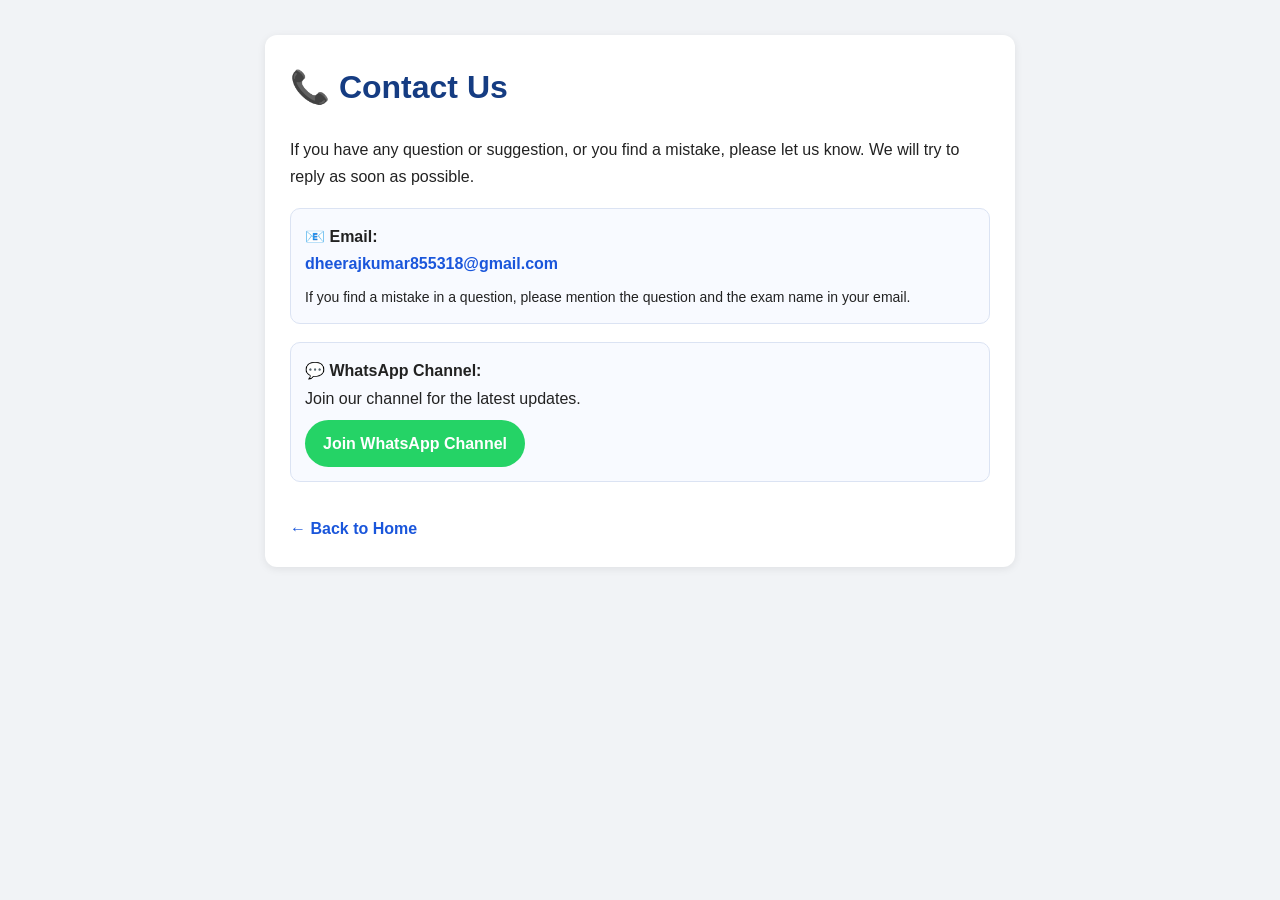
<file: contact.html>
<!DOCTYPE html>
<html lang="en">
<head>
    <meta charset="UTF-8">
    <meta name="viewport" content="width=device-width, initial-scale=1.0">
    <title>Contact Us – Exam Mantra MCQ</title>
    <meta name="description" content="Contact Exam Mantra MCQ for questions, suggestions or to report a mistake.">
    <link rel="icon" type="image/png" href="favicon.png">

    <style>
        body{
            margin:0;
            padding:15px;
            background:#f1f3f6;
            font-family:Arial, sans-serif;
            color:#222;
        }
        .page-box{
            max-width:700px;
            margin:20px auto;
            padding:25px;
            background:#fff;
            border-radius:12px;
            box-shadow:0 2px 8px rgba(0,0,0,.08);
            line-height:1.7;
        }
        h1{
            color:#153c82;
            margin-top:0;
        }
        .contact-item{
            margin:18px 0;
            padding:14px;
            border:1px solid #dbe3f3;
            border-radius:10px;
            background:#f8faff;
        }
        .contact-item a{
            color:#1a56db;
            font-weight:700;
            text-decoration:none;
            word-break:break-all;
        }
        .wa-btn{
            display:inline-block;
            margin-top:8px;
            background:#25d366;
            color:#fff !important;
            padding:10px 18px;
            border-radius:25px;
            font-weight:700;
            text-decoration:none;
        }
        .back-link{
            display:inline-block;
            margin-top:15px;
            color:#1a56db;
            text-decoration:none;
            font-weight:700;
        }
    </style>
</head>
<body>

<div class="page-box">

    <h1>📞 Contact Us</h1>

    <p>
        If you have any question or suggestion, or you find a mistake, please let us know.
        We will try to reply as soon as possible.
    </p>

    <div class="contact-item">
        📧 <b>Email:</b><br>
        <a href="mailto:dheerajkumar855318@gmail.com">dheerajkumar855318@gmail.com</a>
        <p style="margin:8px 0 0;font-size:14px;">
            If you find a mistake in a question, please mention the question and the exam name in your email.
        </p>
    </div>

    <div class="contact-item">
        💬 <b>WhatsApp Channel:</b><br>
        Join our channel for the latest updates.<br>
        <a class="wa-btn" href="https://whatsapp.com/channel/0029VbE6xBH3WHTOrIS2uR21" target="_blank" rel="noopener">Join WhatsApp Channel</a>
    </div>

    <a class="back-link" href="index.html">← Back to Home</a>

</div>

</body>
</html>
</file>
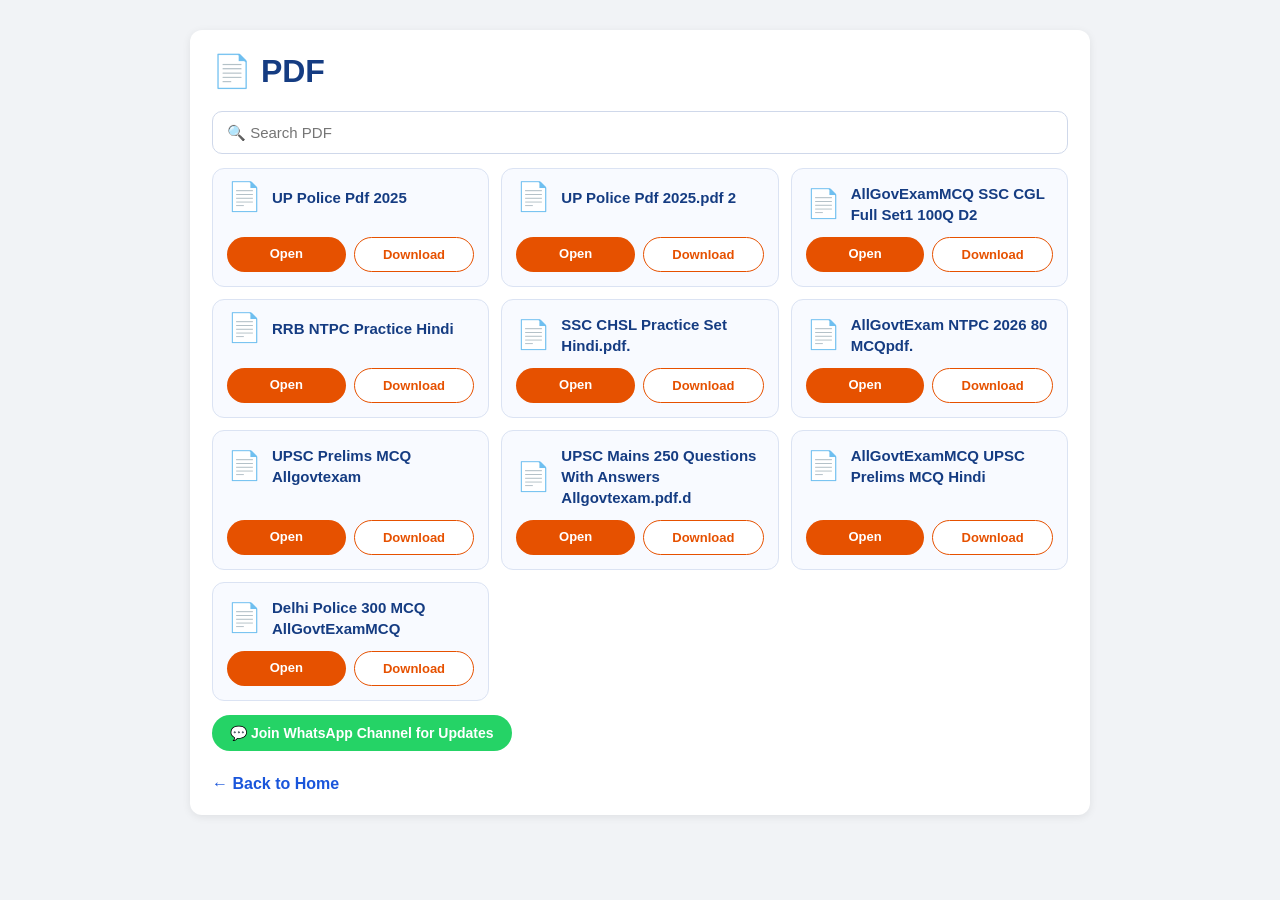
<file: papers.html>
<!DOCTYPE html>
<html lang="en">
<head>
<meta charset="UTF-8">
<meta name="viewport" content="width=device-width, initial-scale=1.0">
<title>PDF – Exam Mantra MCQ</title>
<meta name="description" content="Open or download PDF notes and study material for government exams.">
<link rel="icon" type="image/png" href="favicon.png">

<style>
    *{box-sizing:border-box}
    body{margin:0;padding:15px;background:#f1f3f6;font-family:Arial,sans-serif;color:#222}
    .page-box{max-width:900px;margin:15px auto;padding:22px;background:#fff;border-radius:12px;box-shadow:0 2px 8px rgba(0,0,0,.08)}
    h1{color:#153c82;margin-top:0}

    .search{width:100%;padding:12px 14px;font-size:15px;border:1px solid #cfd8ea;border-radius:10px;outline:none;margin-bottom:14px}
    .search:focus{border-color:#153c82}

    .grid{display:grid;grid-template-columns:repeat(auto-fill,minmax(250px,1fr));gap:12px}
    .card{display:flex;flex-direction:column;justify-content:space-between;gap:12px;padding:14px;border:1px solid #dbe3f3;border-radius:12px;background:#f8faff}
    .card .top{display:flex;gap:10px;align-items:center}
    .card .icon{font-size:28px;line-height:1}
    .card .title{font-weight:700;color:#153c82;font-size:15px;line-height:1.4}
    .card .btns{display:flex;gap:8px}
    .card .btns a{flex:1;text-align:center;padding:9px 10px;border-radius:20px;text-decoration:none;font-size:13px;font-weight:700}
    .btn-open{background:#e65100;color:#fff}
    .btn-dl{background:#fff;color:#e65100;border:1px solid #e65100}

    .empty{text-align:center;color:#777;padding:30px 10px}
    .back-link{display:inline-block;margin-top:24px;color:#1a56db;text-decoration:none;font-weight:700}
    .wa-btn{display:inline-block;margin-top:14px;background:#25d366;color:#fff;padding:10px 18px;border-radius:25px;text-decoration:none;font-weight:700;font-size:14px}
</style>
</head>
<body>

<div class="page-box">

    <h1>📄 PDF</h1>

    <input id="search" class="search" type="search" placeholder="🔍 Search PDF">
    <div id="grid" class="grid"></div>

    <a class="wa-btn" href="https://whatsapp.com/channel/0029VbE6xBH3WHTOrIS2uR21" target="_blank" rel="noopener">💬 Join WhatsApp Channel for Updates</a>
    <br>
    <a class="back-link" href="index.html">← Back to Home</a>
</div>

<script>
/* =====================================================
   NAYI PDF ADD KARNE KA TARIKA:
   1. PDF ko "question-papers" folder mein rakho
   2. Neeche list mein uska file name likho (folder mein jo naam hai bilkul wahi)
   Koi bhi naam chalega (space, Hindi, capital). Apna title chahiye to:
      ["mera file.pdf", "Mera Title"],
   ===================================================== */

const FOLDER = "question-papers/";

const FILES = [
    "up-police-pdf-2025.pdf",
    "up-police-pdf-2025.pdf-2.pdf",
    "AllGovExamMCQ_SSC-CGL_Full_Set1_100Q--d2.pdf",
    "rrb-ntpc-practice-hindi.pdf.pdf",
    "ssc-chsl-practice-set-hindi.pdf..pdf",
    "AllGovtExam_NTPC_2026_80_MCQpdf..pdf",
    "UPSC_Prelims_MCQ_Allgovtexam.pdf",
    "UPSC_Mains_250_Questions_with_Answers_Allgovtexam.pdf.d-.pdf",
    "AllGovtExamMCQ_UPSC_Prelims_MCQ_Hindi.pdf",
    "Delhi_Police_300_MCQ_AllGovtExamMCQ.pdf"
   
    
    
    // "maths-notes-hindi.pdf",
    // ["SSC Notes 1.pdf", "SSC Maths Notes"],
];

/* ---------------- yahan se neeche kuch change nahi karna ---------------- */

function makeItem(entry){
    // entry: "naam.pdf"  ya  ["naam.pdf", "Apna Title"]
    let file = Array.isArray(entry) ? entry[0] : entry;
    let custom = Array.isArray(entry) ? entry[1] : "";
    file = file.trim();
    if(!/\.pdf$/i.test(file)) file += ".pdf";      // .pdf nahi likha to apne aap lag jayega
    const base = file.replace(/\.pdf(\.pdf)?$/i, "");
    const auto = base.split(/[-_ ]+/).map(w =>
        /^(ssc|cgl|chsl|mts|rrb|ibps|sbi|po|up|gk|ntpc|rbi)$/i.test(w) ? w.toUpperCase()
        : w.charAt(0).toUpperCase() + w.slice(1)
    ).join(" ");
    return { title: custom || auto, url: FOLDER + encodeURIComponent(file) };
}

const items = FILES.map(makeItem);
const grid = document.getElementById("grid");
const search = document.getElementById("search");

function render(){
    const q = search.value.trim().toLowerCase();
    const list = items.filter(i => !q || i.title.toLowerCase().includes(q));
    if(!list.length){
        grid.innerHTML = '<div class="empty">Koi PDF nahi mili 😕</div>';
        return;
    }
    grid.innerHTML = list.map(i => `
        <div class="card">
            <div class="top">
                <div class="icon">📄</div>
                <div class="title">${i.title}</div>
            </div>
            <div class="btns">
                <a class="btn-open" href="${i.url}" target="_blank" rel="noopener">Open</a>
                <a class="btn-dl" href="${i.url}" download>Download</a>
            </div>
        </div>`).join("");
}

search.addEventListener("input", render);
render();
</script>

</body>
</html>
</file>
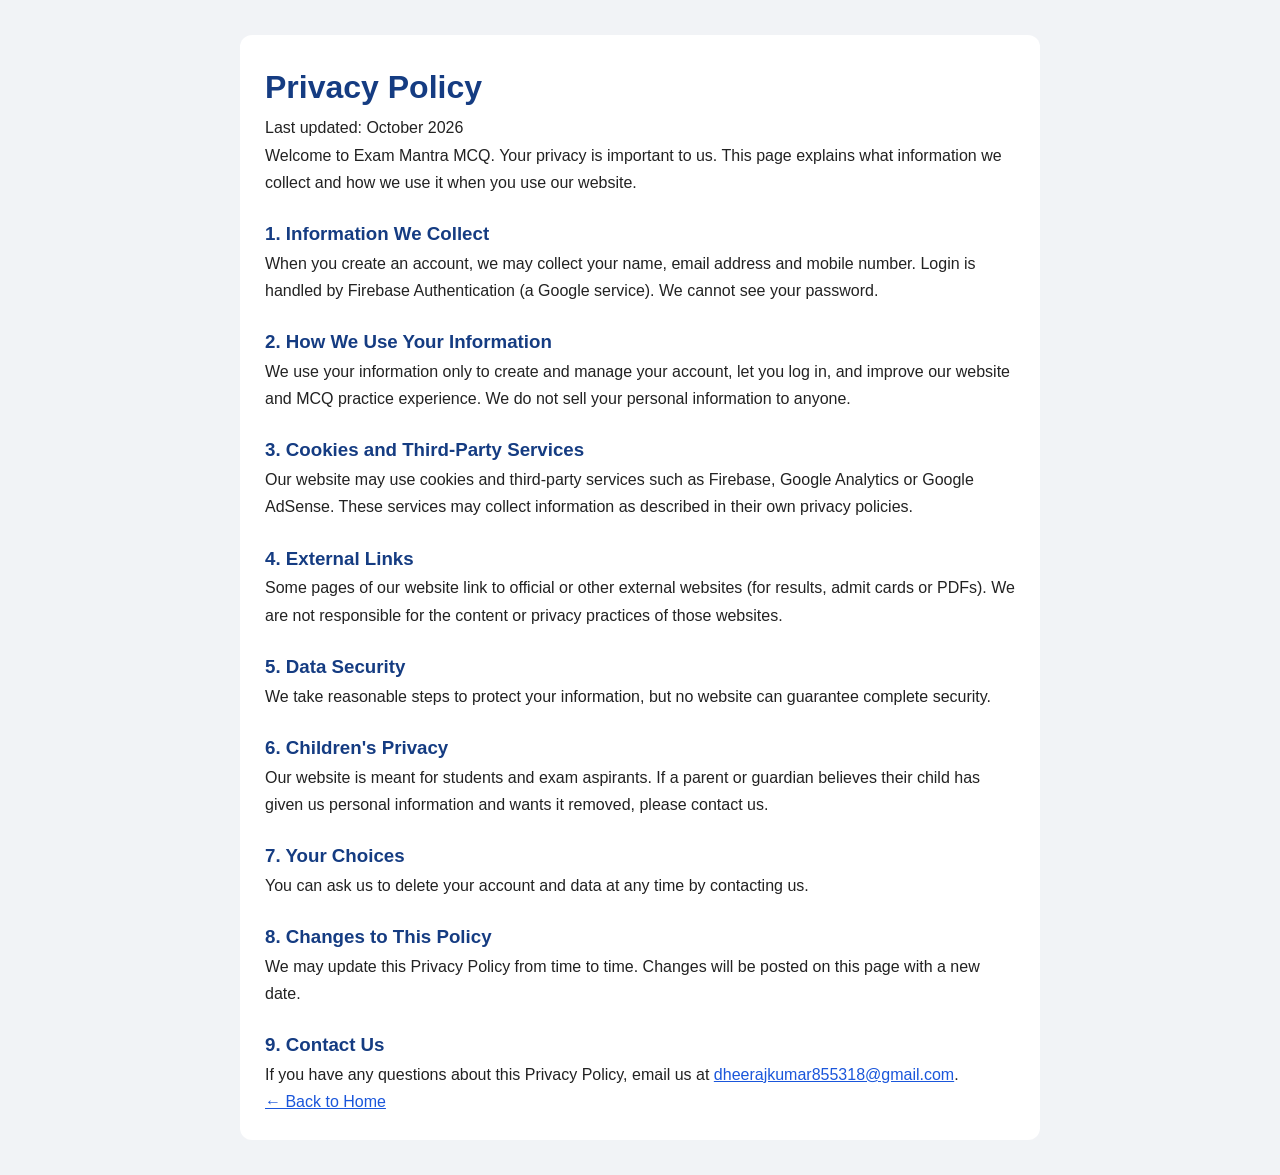
<file: privacy.html>
<!DOCTYPE html>
<html lang="en">
<head>
    <meta charset="UTF-8">
    <meta name="viewport" content="width=device-width, initial-scale=1.0">
    <title>Privacy Policy – Exam Mantra MCQ</title>
    <link rel="stylesheet" href="style.css">
    <style>
        body{background:#f1f3f6;font-family:Arial,sans-serif;margin:0;padding:15px}
        .page-box{max-width:800px;margin:20px auto;padding:25px;background:#fff;border-radius:12px;line-height:1.7;color:#222}
        .page-box h1{color:#153c82}
        .page-box h3{color:#153c82;margin-top:22px}
        .page-box a{color:#1a56db}
    </style>
</head>
<body>

<div class="page-box">

    <h1>Privacy Policy</h1>
    <p>Last updated: October 2026</p>

    <p>
        Welcome to Exam Mantra MCQ. Your privacy is important to us.
        This page explains what information we collect and how we use it
        when you use our website.
    </p>

    <h3>1. Information We Collect</h3>
    <p>
        When you create an account, we may collect your name, email address
        and mobile number. Login is handled by Firebase Authentication
        (a Google service). We cannot see your password.
    </p>

    <h3>2. How We Use Your Information</h3>
    <p>
        We use your information only to create and manage your account,
        let you log in, and improve our website and MCQ practice experience.
        We do not sell your personal information to anyone.
    </p>

    <h3>3. Cookies and Third-Party Services</h3>
    <p>
        Our website may use cookies and third-party services such as
        Firebase, Google Analytics or Google AdSense. These services may
        collect information as described in their own privacy policies.
    </p>

    <h3>4. External Links</h3>
    <p>
        Some pages of our website link to official or other external websites
        (for results, admit cards or PDFs). We are not responsible for the
        content or privacy practices of those websites.
    </p>

    <h3>5. Data Security</h3>
    <p>
        We take reasonable steps to protect your information, but no website
        can guarantee complete security.
    </p>

    <h3>6. Children's Privacy</h3>
    <p>
        Our website is meant for students and exam aspirants. If a parent or
        guardian believes their child has given us personal information and
        wants it removed, please contact us.
    </p>

    <h3>7. Your Choices</h3>
    <p>
        You can ask us to delete your account and data at any time by
        contacting us.
    </p>

    <h3>8. Changes to This Policy</h3>
    <p>
        We may update this Privacy Policy from time to time. Changes will be
        posted on this page with a new date.
    </p>

    <h3>9. Contact Us</h3>
    <p>
        If you have any questions about this Privacy Policy, email us at
        <a href="mailto:YOUR_EMAIL">dheerajkumar855318@gmail.com</a>.
    </p>

    <p><a href="index.html">← Back to Home</a></p>

</div>

</body>
</html>
</file>
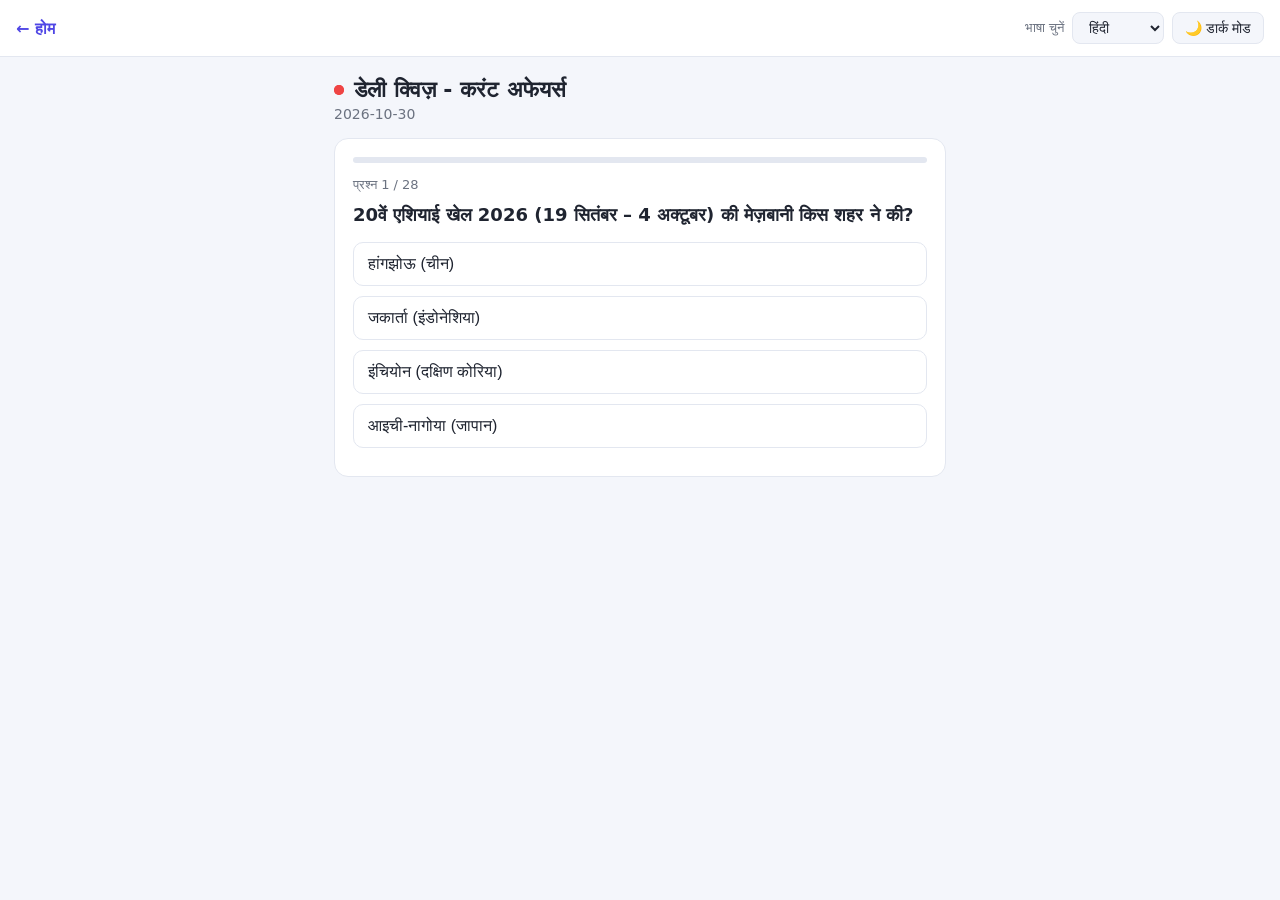
<file: quiz.html>
<!DOCTYPE html>
<html lang="hi">
<head>
<meta charset="UTF-8">
<meta name="viewport" content="width=device-width, initial-scale=1">
<title>Daily Quiz - Current Affairs | AllGovtExamMCQ</title>
<style>
  :root {
    --bg: #f4f6fb; --card: #ffffff; --text: #1f2430; --muted: #6b7280;
    --primary: #4f46e5; --border: #e3e7f0; --ok: #16a34a; --bad: #dc2626;
    --ok-bg: #dcfce7; --bad-bg: #fee2e2;
  }
  [data-theme="dark"] {
    --bg: #0f1220; --card: #181c2f; --text: #e8eaf3; --muted: #9aa3b8;
    --primary: #818cf8; --border: #2a3050; --ok: #4ade80; --bad: #f87171;
    --ok-bg: #12351f; --bad-bg: #3b1616;
  }
  * { box-sizing: border-box; }
  body { margin: 0; font-family: system-ui, -apple-system, "Segoe UI", Roboto, sans-serif;
         background: var(--bg); color: var(--text); min-height: 100vh; }
  header { flex-wrap: wrap; display: flex; align-items: center; justify-content: space-between; gap: 8px;
           padding: 12px 16px; background: var(--card); border-bottom: 1px solid var(--border);
           position: sticky; top: 0; z-index: 5; }
  header a { color: var(--primary); text-decoration: none; font-weight: 600; }
  .tools { display: flex; gap: 8px; }
  .lbl { align-self: center; font-size: 13px; color: var(--muted); }
  .tools { flex-wrap: wrap; }
  .tools select, .tools button { border: 1px solid var(--border); background: var(--bg); color: var(--text);
                  padding: 6px 12px; border-radius: 8px; cursor: pointer; font-size: 14px; }
  main { max-width: 640px; margin: 20px auto; padding: 0 14px 40px; }
  h1 { font-size: 22px; margin: 0 0 4px; display: flex; align-items: center; gap: 10px; }
  .live { width: 10px; height: 10px; border-radius: 50%; background: #ef4444; position: relative; }
  .live::after { content: ""; position: absolute; inset: 0; border-radius: 50%; background: #ef4444;
                 animation: pulse 1.4s ease-out infinite; }
  @keyframes pulse { 0% { transform: scale(1); opacity: .7; } 100% { transform: scale(3); opacity: 0; } }
  .date { color: var(--muted); font-size: 14px; margin-bottom: 16px; }
  .card { background: var(--card); border: 1px solid var(--border); border-radius: 14px; padding: 18px; }
  .bar { height: 6px; background: var(--border); border-radius: 99px; overflow: hidden; margin-bottom: 14px; }
  .bar i { display: block; height: 100%; width: 0; background: var(--primary); transition: width .3s; }
  .count { color: var(--muted); font-size: 13px; margin-bottom: 8px; }
  .q { font-size: 18px; line-height: 1.5; font-weight: 600; margin-bottom: 14px; }
  .opt { display: block; width: 100%; text-align: left; padding: 12px 14px; margin-bottom: 10px;
         background: var(--card); color: var(--text); border: 1.5px solid var(--border);
         border-radius: 10px; font-size: 16px; cursor: pointer; }
  .opt:hover:not(:disabled) { border-color: var(--primary); }
  .opt.correct { border-color: var(--ok); background: var(--ok-bg); }
  .opt.wrong { border-color: var(--bad); background: var(--bad-bg); }
  .opt:disabled { cursor: default; }
  .explain { margin-top: 6px; padding: 10px 12px; border-radius: 10px; background: var(--bg);
             color: var(--muted); font-size: 14px; line-height: 1.5; }
  .primary { margin-top: 14px; width: 100%; padding: 12px; border: 0; border-radius: 10px;
             background: var(--primary); color: #fff; font-size: 16px; font-weight: 600; cursor: pointer; }
  .primary[hidden] { display: none; }
  .score { font-size: 44px; font-weight: 700; text-align: center; margin: 8px 0; color: var(--primary); }
  .center { text-align: center; }
  .msg { text-align: center; color: var(--muted); padding: 30px 10px; }
</style>
</head>
<body>

<header>
  <a href="index.html" id="back">← Home</a>
  <div class="tools">
    <label for="langSel" id="langLabel" class="lbl">Select Language</label>
    <select id="langSel">
      <option value="hi">हिंदी</option>
      <option value="en">English</option>
    </select>
    <button id="themeBtn" type="button"></button>
  </div>
</header>

<main>
  <h1><span class="live"></span><span id="title">Daily Quiz</span></h1>
  <div class="date" id="dateText"></div>
  <div class="card" id="box"><div class="msg" id="loading">Loading...</div></div>
</main>

<script>
/* ---------- Common settings (same keys can be reused on index.html) ---------- */
var UI = {
  hi: { title: "डेली क्विज़", sub: "करंट अफेयर्स", back: "← होम", selLang: "भाषा चुनें", dark: "🌙 डार्क मोड", light: "☀️ लाइट मोड", next: "अगला प्रश्न", finish: "रिजल्ट देखें",
        q: "प्रश्न", score: "आपका स्कोर", again: "फिर से खेलें", loading: "लोड हो रहा है...",
        err: "आज का क्विज़ अभी उपलब्ध नहीं है। थोड़ी देर बाद आएं।", right: "सही!", wrong: "गलत!",
        ans: "सही उत्तर", great: "शानदार!", good: "अच्छा प्रयास!", more: "और मेहनत करें!" },
  en: { title: "Daily Quiz", sub: "Current Affairs", back: "← Home", selLang: "Select Language", dark: "🌙 Dark Mode", light: "☀️ Light Mode", next: "Next Question", finish: "See Result",
        q: "Question", score: "Your Score", again: "Play Again", loading: "Loading...",
        err: "Today's quiz is not available yet. Please check back later.", right: "Correct!", wrong: "Wrong!",
        ans: "Correct answer", great: "Excellent!", good: "Good effort!", more: "Keep practising!" }
};

function load(key, fallback) { try { return localStorage.getItem(key) || fallback; } catch (e) { return fallback; } }
function save(key, val) { try { localStorage.setItem(key, val); } catch (e) {} }

var lang  = load("lang", "hi");
var theme = load("theme", window.matchMedia && matchMedia("(prefers-color-scheme: dark)").matches ? "dark" : "light");

/* ---------- Quiz state ---------- */
var questions = [], idx = 0, score = 0, picked = null, finished = false, quizDate = "";
var box = document.getElementById("box");

function t(k) { return UI[lang][k]; }
function pad(n) { return String(n).padStart(2, "0"); }
function todayKey() { var d = new Date(); return d.getFullYear() + "-" + pad(d.getMonth() + 1) + "-" + pad(d.getDate()); }

function applyTheme() {
  document.documentElement.setAttribute("data-theme", theme);
  document.getElementById("themeBtn").textContent = theme === "dark" ? t("light") : t("dark");
}
function applyLang() {
  document.documentElement.lang = lang;
  document.getElementById("langSel").value = lang;
  document.getElementById("langLabel").textContent = t("selLang");
  document.getElementById("themeBtn").textContent = theme === "dark" ? t("light") : t("dark");
  document.getElementById("title").textContent = t("title") + " - " + t("sub");
  document.getElementById("back").textContent = t("back");
  document.getElementById("dateText").textContent = quizDate;
  if (questions.length) render();
}

document.getElementById("themeBtn").onclick = function () {
  theme = theme === "dark" ? "light" : "dark"; save("theme", theme); applyTheme();
};
document.getElementById("langSel").onchange = function () {
  lang = this.value; save("lang", lang); applyLang();
};

/* ---------- Render ---------- */
function render() {
  if (finished) return renderResult();
  var q = questions[idx];
  var opts = q.options[lang];
  var html = '<div class="bar"><i style="width:' + (idx / questions.length * 100) + '%"></i></div>' +
             '<div class="count">' + t("q") + " " + (idx + 1) + " / " + questions.length + "</div>" +
             '<div class="q">' + q.q[lang] + "</div>";
  opts.forEach(function (o, i) {
    var cls = "opt";
    if (picked !== null) {
      if (i === q.answer) cls += " correct";
      else if (i === picked) cls += " wrong";
    }
    html += '<button class="' + cls + '" data-i="' + i + '"' + (picked !== null ? " disabled" : "") + ">" + o + "</button>";
  });
  if (picked !== null) {
    var ok = picked === q.answer;
    html += '<div class="explain"><b>' + (ok ? t("right") : t("wrong") + " " + t("ans") + ": " + opts[q.answer]) + "</b>" +
            (q.explain ? "<br>" + q.explain[lang] : "") + "</div>" +
            '<button class="primary" id="nextBtn">' + (idx === questions.length - 1 ? t("finish") : t("next")) + "</button>";
  }
  box.innerHTML = html;
  box.querySelectorAll(".opt").forEach(function (b) {
    b.onclick = function () {
      if (picked !== null) return;
      picked = +b.dataset.i;
      if (picked === questions[idx].answer) score++;
      render();
    };
  });
  var nb = document.getElementById("nextBtn");
  if (nb) nb.onclick = function () {
    picked = null;
    if (idx === questions.length - 1) finished = true; else idx++;
    render();
  };
}

function renderResult() {
  var p = score / questions.length;
  var msg = p >= 0.8 ? t("great") : p >= 0.5 ? t("good") : t("more");
  box.innerHTML = '<div class="center"><div class="count">' + t("score") + "</div>" +
    '<div class="score">' + score + " / " + questions.length + "</div>" +
    '<div class="q">' + msg + "</div>" +
    '<button class="primary" id="again">' + t("again") + "</button></div>";
  document.getElementById("again").onclick = function () {
    idx = 0; score = 0; picked = null; finished = false; render();
  };
}

/* ---------- Load today's questions ---------- */
function pickDay(data) {
  var today = todayKey();
  if (data[today]) return today;
  // aaj ki date nahi mili to sabse nayi purani date dikha do
  var keys = Object.keys(data).sort().filter(function (k) { return k <= today; });
  return keys.length ? keys[keys.length - 1] : null;
}

applyTheme();
fetch("daily-quiz.json?v=" + todayKey())
  .then(function (r) { return r.json(); })
  .then(function (data) {
    var key = pickDay(data);
    if (!key) throw new Error("no quiz");
    quizDate = key;
    questions = data[key];
    applyLang();
  })
  .catch(function () {
    document.getElementById("title").textContent = t("title") + " - " + t("sub");
    box.innerHTML = '<div class="msg">' + t("err") + "</div>";
  });
applyLang();
</script>
</body>
</html>
</file>
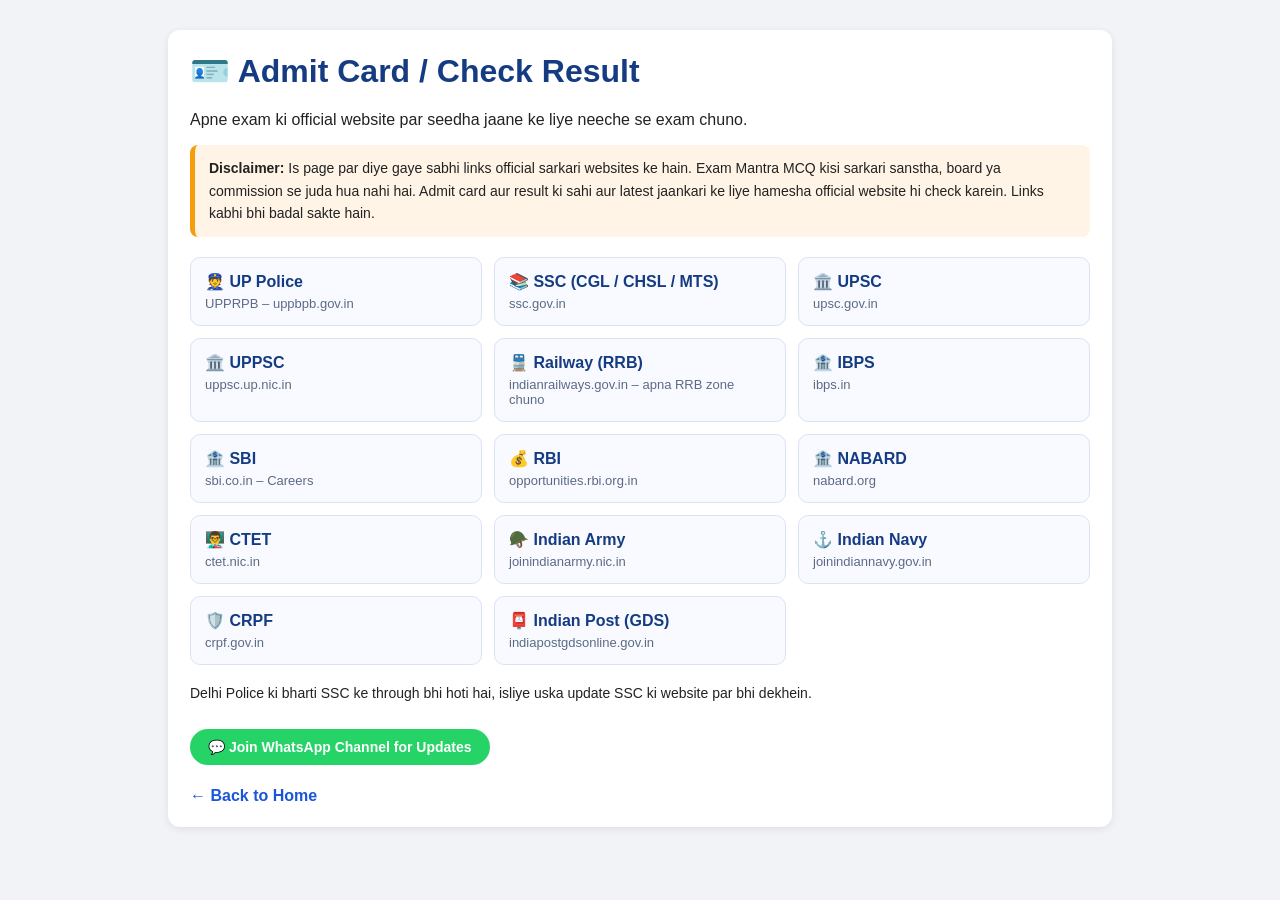
<file: results.html>
<!DOCTYPE html>
<html lang="en">
<head>
    <meta charset="UTF-8">
    <meta name="viewport" content="width=device-width, initial-scale=1.0">
    <title>Admit Card / Check Result – Exam Mantra MCQ</title>
    <meta name="description" content="Official links for admit card and result of government exams like UP Police, SSC, UPSC, Railway, IBPS, SBI and more.">
    <link rel="icon" type="image/png" href="favicon.png">

    <style>
        body{
            margin:0;
            padding:15px;
            background:#f1f3f6;
            font-family:Arial, sans-serif;
            color:#222;
        }
        .page-box{
            max-width:900px;
            margin:15px auto;
            padding:22px;
            background:#fff;
            border-radius:12px;
            box-shadow:0 2px 8px rgba(0,0,0,.08);
        }
        h1{
            color:#153c82;
            margin-top:0;
        }
        .disclaimer{
            background:#fff4e5;
            border-left:5px solid #f59e0b;
            padding:12px 14px;
            border-radius:8px;
            font-size:14px;
            line-height:1.6;
            margin:15px 0 20px;
        }
        .link-grid{
            display:grid;
            grid-template-columns:repeat(auto-fill, minmax(240px, 1fr));
            gap:12px;
        }
        .link-card{
            display:block;
            padding:14px;
            border:1px solid #dbe3f3;
            border-radius:10px;
            background:#f8faff;
            text-decoration:none;
            color:#153c82;
            font-weight:700;
        }
        .link-card small{
            display:block;
            margin-top:5px;
            color:#5b6b85;
            font-weight:400;
            font-size:13px;
        }
        .link-card:hover{
            background:#eaf1ff;
        }
        .back-link{
            display:inline-block;
            margin-top:22px;
            color:#1a56db;
            text-decoration:none;
            font-weight:700;
        }
        .wa-btn{
            display:inline-block;
            margin-top:14px;
            background:#25d366;
            color:#fff;
            padding:10px 18px;
            border-radius:25px;
            text-decoration:none;
            font-weight:700;
            font-size:14px;
        }
    </style>
</head>
<body>

<div class="page-box">

    <h1>🪪 Admit Card / Check Result</h1>
    <p>Apne exam ki official website par seedha jaane ke liye neeche se exam chuno.</p>

    <div class="disclaimer">
        <b>Disclaimer:</b> Is page par diye gaye sabhi links official sarkari websites ke hain.
        Exam Mantra MCQ kisi sarkari sanstha, board ya commission se juda hua nahi hai.
        Admit card aur result ki sahi aur latest jaankari ke liye hamesha official website hi check karein.
        Links kabhi bhi badal sakte hain.
    </div>

    <div class="link-grid">

        <a class="link-card" href="https://uppbpb.gov.in" target="_blank" rel="noopener">
            👮 UP Police
            <small>UPPRPB – uppbpb.gov.in</small>
        </a>

        <a class="link-card" href="https://ssc.gov.in" target="_blank" rel="noopener">
            📚 SSC (CGL / CHSL / MTS)
            <small>ssc.gov.in</small>
        </a>

        <a class="link-card" href="https://upsc.gov.in" target="_blank" rel="noopener">
            🏛️ UPSC
            <small>upsc.gov.in</small>
        </a>

        <a class="link-card" href="https://uppsc.up.nic.in" target="_blank" rel="noopener">
            🏛️ UPPSC
            <small>uppsc.up.nic.in</small>
        </a>

        <a class="link-card" href="https://indianrailways.gov.in" target="_blank" rel="noopener">
            🚆 Railway (RRB)
            <small>indianrailways.gov.in – apna RRB zone chuno</small>
        </a>

        <a class="link-card" href="https://www.ibps.in" target="_blank" rel="noopener">
            🏦 IBPS
            <small>ibps.in</small>
        </a>

        <a class="link-card" href="https://sbi.co.in/web/careers" target="_blank" rel="noopener">
            🏦 SBI
            <small>sbi.co.in – Careers</small>
        </a>

        <a class="link-card" href="https://opportunities.rbi.org.in" target="_blank" rel="noopener">
            💰 RBI
            <small>opportunities.rbi.org.in</small>
        </a>

        <a class="link-card" href="https://www.nabard.org" target="_blank" rel="noopener">
            🏦 NABARD
            <small>nabard.org</small>
        </a>

        <a class="link-card" href="https://ctet.nic.in" target="_blank" rel="noopener">
            👨‍🏫 CTET
            <small>ctet.nic.in</small>
        </a>

        <a class="link-card" href="https://joinindianarmy.nic.in" target="_blank" rel="noopener">
            🪖 Indian Army
            <small>joinindianarmy.nic.in</small>
        </a>

        <a class="link-card" href="https://www.joinindiannavy.gov.in" target="_blank" rel="noopener">
            ⚓ Indian Navy
            <small>joinindiannavy.gov.in</small>
        </a>

        <a class="link-card" href="https://crpf.gov.in" target="_blank" rel="noopener">
            🛡️ CRPF
            <small>crpf.gov.in</small>
        </a>

        <a class="link-card" href="https://indiapostgdsonline.gov.in" target="_blank" rel="noopener">
            📮 Indian Post (GDS)
            <small>indiapostgdsonline.gov.in</small>
        </a>

    </div>

    <p style="margin-top:20px;font-size:14px;">
        Delhi Police ki bharti SSC ke through bhi hoti hai, isliye uska update SSC ki website par bhi dekhein.
    </p>

    <a class="wa-btn" href="https://whatsapp.com/channel/0029VbE6xBH3WHTOrIS2uR21" target="_blank" rel="noopener">💬 Join WhatsApp Channel for Updates</a>

    <br>
    <a class="back-link" href="index.html">← Back to Home</a>

</div>

</body>
</html>
</file>
<file: style.css>
/* =====================================================
   EXAM MANTRA MCQ - COMPLETE STYLE
   ===================================================== */


/* ================= BASIC RESET ================= */


* {
    margin: 0;
    padding: 0;
    box-sizing: border-box;
}


body {


    background-color: rgb(254, 235, 235);
    scroll-behavior: smooth;
}

body {
    font-family: Arial, Helvetica, sans-serif;
    color: #1e2f52;
    line-height: 1.6;
}

.top-banner img {
    width: 100%;
    height: 400px;
    object-fit: fill;
    display: block;
}

.round-pic {
    width: 200px;
    height: 200px;
    border-radius: 50%;
    object-fit: cover;
}

/* Mission Photo Layout */
.mission-section {
    display: flex;
    flex-direction: row;
    align-items: center;
    justify-content: space-between;
    gap: 20px;
    width: 100%;
    padding: 20px 4%;
    box-sizing: border-box;
}

.mission-section .misson-text {
    flex: 1;
    min-width: 0;
    text-align: center;
}
/* ================= HEADER ================= */

.app-header {
    width: 100%;
    min-height: 78px;
    padding: 15px 6%;
    background: rgba(171, 223, 136, 0.96);
    display: flex;
    align-items: center;
    justify-content: space-between;
    gap: 25px;
    position: sticky;
    top: 0;
    z-index: 1000;
    border-bottom: 1px solid #e3eaf5;
    box-shadow: 0 4px 18px rgba(30, 60, 100, 0.08);
}


/* ================= LOGO ================= */

.logo-area {
    display: flex;
    align-items: center;
    gap: 10px;
}

.logo-icon {
    width: 45px;
    height: 45px;
    border-radius: 13px;
    background: linear-gradient(135deg, #1646a0, #2878d8);
    display: flex;
    align-items: center;
    justify-content: center;
    font-size: 23px;
    box-shadow: 0 5px 12px rgba(25, 76, 160, 0.25);
}

.logo-text h1 {
    font-size: 21px;
    color: #15264a;
    line-height: 1.1;
}

.logo-text span {
    color: #f2a900;
    font-size: 11px;
    font-weight: bold;
    letter-spacing: 4px;
}


/* ================= NAVIGATION ================= */

.main-navigation {
    display: flex;
    align-items: center;
    gap: 30px;
}

.main-navigation a {
    text-decoration: none;
    color: #263653;
    font-size: 15px;
    font-weight: 700;
    transition: 0.3s;
}

.main-navigation a:hover {
    color: #1769d1;
}


/* ================= HEADER BUTTONS ================= */

.header-actions {
    display: flex;
    align-items: center;
    gap: 10px;
}

.notification-btn {
    width: 42px;
    height: 42px;
    border: none;
    border-radius: 12px;
    background: #fff4d8;
    font-size: 18px;
    cursor: pointer;
}

.login-button {
    text-decoration: none;
    color: white;
    background: linear-gradient(135deg, #1769d1, #2852a8);
    padding: 10px 18px;
    border-radius: 10px;
    font-size: 14px;
    font-weight: bold;
    box-shadow: 0 5px 12px rgba(23, 105, 209, 0.22);
    transition: 0.3s;
}

.login-button:hover {
    transform: translateY(-2px);
    background: linear-gradient(135deg, #0f55b4, #1f418e);
}


/* ================= HERO ================= */

.hero-section {
    margin: 35px 6% 20px;
    padding: 50px 6%;
    border-radius: 25px;
    background: linear-gradient(135deg, #eaf3ff, #fff7df);
    border: 1px solid #d9e7fa;
    display: flex;
    align-items: center;
    justify-content: space-between;
    gap: 40px;
    box-shadow: 0 10px 30px rgba(45, 80, 130, 0.08);
}

.hero-content {
    max-width: 650px;
}

.hero-badge {
    display: inline-block;
    background: #fff1c7;
    color: #8a5a00;
    padding: 7px 14px;
    border-radius: 30px;
    font-size: 13px;
    font-weight: bold;
    margin-bottom: 15px;
}

.hero-content h2 {
    color: #153c82;
    font-size: 46px;
    margin-bottom: 4px;
}

.hero-content h3 {
    color: #f09b00;
    font-size: 25px;
    font-style: italic;
    margin-bottom: 15px;
}

.hero-description {
    color: #45546e;
    font-size: 16px;
    max-width: 600px;
    margin-bottom: 25px;
}

.primary-button {
    display: inline-block;
    text-decoration: none;
    background: linear-gradient(135deg, #1769d1, #2852a8);
    color: white;
    padding: 13px 23px;
    border-radius: 11px;
    font-weight: bold;
    box-shadow: 0 7px 16px rgba(23, 105, 209, 0.2);
    transition: 0.3s;
}

.primary-button:hover {
    transform: translateY(-3px);
}

.hero-visual {
    min-width: 220px;
    text-align: center;
    background: white;
    padding: 25px;
    border-radius: 22px;
    box-shadow: 0 8px 25px rgba(50, 70, 100, 0.10);
}

.book-icon,
.exam-icon {
    font-size: 50px;
    display: inline-block;
    margin: 5px;
}

.hero-visual p {
    color: #40506a;
    font-weight: bold;
}


/* ================= COMMON SECTION ================= */

.practice-section,
.exam-section,
.features-section,
.about-section,
.login-section {
    margin: 50px 6%;
}

.section-heading {
    display: flex;
    align-items: center;
    gap: 15px;
    margin-bottom: 28px;
}

.section-icon {
    width: 48px;
    height: 48px;
    border-radius: 14px;
    background: #fff1c7;
    display: flex;
    align-items: center;
    justify-content: center;
    font-size: 23px;
}

.section-heading h2 {
    color: #172d57;
    font-size: 27px;
}

.section-heading p {
    color: #63718a;
    font-size: 14px;
    font-style: italic;
}


/* ================= PRACTICE CARDS ================= */


.sir-dp {
    width: 150px;
    height: 150px;
    border-radius: 100%;
    object-fit: cover;
    object-position: center 20%;

}

h3 {
    font-style: normal;
    color: black;
}

.practice-info {
    display: grid;
    grid-template-columns: repeat(3, 1fr);
    gap: 22px;
}

.info-card {
    padding: 25px;
    border-radius: 18px;
    border: 1px solid #07101e;
    box-shadow: 0 7px 22px rgba(45, 70, 100, 0.07);
    transition: 0.3s;
}
.section-heading p {
    color: #000000;

}

.info-card:nth-child(1) {
    background: #eaf4ff;
}

.info-card:nth-child(2) {
    background: #fff5df;
}

.info-card:nth-child(3) {
    background: #eafbf1;
}

.info-card:hover {
    transform: translateY(-5px);
}

.info-card span {
    font-size: 30px;
}

.info-card h3 {
    color: #1c3158;
    margin: 10px 0 6px;
    font-size: 19px;
}

.info-card p {
    color: #5c6980;
    font-size: 14px;
}


/* ================= EXAM CARDS ================= */

.exam-container {
    display: grid;
    grid-template-columns: repeat(4, 1fr);
    gap: 20px;
}

.exam-card {
    padding: 23px 18px;
    border-radius: 18px;
    border: 1px solid #dfe7f2;
    text-align: center;
    box-shadow: 0 7px 20px rgba(40, 60, 90, 0.07);
    transition: 0.3s;
}

.exam-card:nth-child(4n + 1) {
    background: #eaf4ff;
}

.exam-card:nth-child(4n + 2) {
    background: #fff4df;
}

.exam-card:nth-child(4n + 3) {
    background: #eafaf1;
}

.exam-card:nth-child(4n) {
    background: #f5edff;
}

.exam-card:hover {
    transform: translateY(-6px);
    box-shadow: 0 12px 25px rgba(40, 70, 110, 0.13);
}

.exam-card span {
    display: block;
    font-size: 34px;
    margin-bottom: 8px;
}

.exam-card h3 {
    color: #1b3159;
    font-size: 17px;
    margin-bottom: 5px;
}

.exam-card p {
    color: #657188;
    font-size: 13px;
    margin-bottom: 15px;
}

.exam-card button {
    border: none;
    background: #1b61bd;
    color: white;
    padding: 9px 15px;
    border-radius: 9px;
    font-weight: bold;
    cursor: pointer;
    transition: 0.3s;
}

.exam-card button:hover {
    background: #104a98;
    transform: translateY(-2px);
}


/* ================= FEATURES ================= */

.features-container {
    display: grid;
    grid-template-columns: repeat(4, 1fr);
    gap: 20px;
}

.feature-card {
    padding: 25px 20px;
    border-radius: 18px;
    border: 1px solid #dfe7f2;
    box-shadow: 0 7px 20px rgba(40, 60, 90, 0.07);
    transition: 0.3s;
}

.feature-card:nth-child(1) {
    background: #e5ecf3;
}

.feature-card:nth-child(2) {
    background: #fff5df;
}

.feature-card:nth-child(3) {
    background: #eafaf1;
}

.feature-card:nth-child(4) {
    background: #f6edff;
}

.feature-card:hover {
    transform: translateY(-5px);
}

.feature-card span {
    font-size: 30px;
}

.feature-card h3 {
    color: #1b3159;
    margin: 10px 0 6px;
}

.feature-card p {
    color: #626f85;
    font-size: 14px;
}


/* ================= ABOUT ================= */

.about-section {
    padding: 45px;
    background: linear-gradient(135deg, #cee590, #ecb1d6);
    border: 1px solid #dbe7f5;
    border-radius: 22px;
    box-shadow: 0 8px 25px rgba(40, 70, 100, 0.07);
}

.about-content {
    max-width: 850px;
}

.about-content h2 {
    color: #173b7b;
    margin: 12px 0;
    font-size: 28px;
}

.about-content p {
    color: #526078;
    margin: 10px 0;
    font-size: 15px;
}


/* =====================================================
   LOGIN / CREATE ACCOUNT
   ===================================================== */

.login-section {
    padding: 45px;
    border-radius: 24px;
    background: linear-gradient(135deg, #c8dc8d, #b9d6ac,rgb(228, 226, 196));
    border: 1px solid #dce7f4;
    box-shadow: 0 10px 30px rgba(40, 70, 110, 0.08);
}

.login-container {
    display: grid;
    grid-template-columns: 1fr 1fr;
    gap: 30px;
    align-items: start;
}


/* LOGIN BOX */

.login-box {
    background: #83ca57;
    border: 1px solid #cfe1f7;
    border-radius: 20px;
    padding: 30px;
    box-shadow: 0 8px 22px rgba(30, 80, 140, 0.08);
}


/* REGISTER BOX */

.register-box {
    background: #d4ae66;
    border: 1px solid #eed9b1;
    border-radius: 20px;
    padding: 30px;
    box-shadow: 0 8px 22px rgba(150, 100, 20, 0.08);
}


/* LOGIN HEADINGS */

.login-box h2,
.register-box h2 {
    color: #172f5d;
    font-size: 23px;
    margin-bottom: 5px;
}

.login-box > p,
.register-box > p {
    color: #657188;
    font-size: 14px;
    margin-bottom: 22px;
    font-style: italic;
}


/* FORM */

.login-box form,
.register-box form {
    display: flex;
    flex-direction: column;
}


/* LABEL */

.login-box label,
.register-box label {
    color: #263957;
    font-size: 14px;
    font-weight: bold;
    margin-bottom: 7px;
    margin-top: 13px;
}


/* INPUT */

.login-box input,
.register-box input {
    width: 100%;
    padding: 12px 13px;
    border: 1px solid #9bc021;
    border-radius: 10px;
    background: rgb(243, 238, 238);
    color: #7381af;
    font-size: 14px;
    outline: none;
    transition: 0.3s;
}

.login-box input:focus,
.register-box input:focus {
    border-color: #2874d0;
    box-shadow: 0 0 0 3px rgba(40, 116, 208, 0.12);
}

.login-box input::placeholder,
.register-box input::placeholder {
    color: #9aa6b7;
}


/* LOGIN SUBMIT */

.login-submit-button {
    margin-top: 23px;
    border: none;
    background: linear-gradient(135deg, #6b6ad1, #4f498e);
    color: white;
    padding: 12px;
    border-radius: 10px;
    font-size: 15px;
    font-weight: bold;
    cursor: pointer;
    transition: 0.3s;
}

.login-submit-button:hover {
    transform: translateY(-2px);
    background: linear-gradient(135deg, #0e58b8, #203f8c);
}






.review-box{max-width:240px;margin:10px 15px;padding:10px;border-radius:12px;background:#fff;box-shadow:0 2px 10px rgba(0,0,0,.1)}
.review-box h3{margin:0 0 6px;font-size:16px}
.stars span{font-size:22px;color:#ccc;cursor:pointer;transition:.2s}
.stars span.active{color:#f5b301}
.review-box textarea{width:100%;height:40px;margin:6px 0;padding:8px;border-radius:8px;border:1px solid #ccc;box-sizing:border-box}
.review-box button{background:#1a73e8;color:#fff;border:0;padding:6px 14px;border-radius:8px;cursor:pointer}
.review-item{border-top:1px solid #eee;padding:6px 0}
.review-item .r-stars{color:#f5b301}
#reviewList{max-height:100px;overflow-y:auto}




/* REGISTER BUTTON */

.register-button {
    margin-top: 23px;
    border: none;
    background: linear-gradient(135deg, #e59b00, #d47d00);
    color: white;
    padding: 12px;
    border-radius: 10px;
    font-size: 15px;
    font-weight: bold;
    cursor: pointer;
    transition: 0.3s;
}

.register-button:hover {
    transform: translateY(-2px);
    background: linear-gradient(135deg, #cf8900, #b96b00);
}


/* ================= FOOTER ================= */

.app-footer {
    margin-top: 60px;
    padding: 40px 6% 90px;
    background: linear-gradient(135deg, #173b78, #102b5b);
    color: white;
}

.footer-brand h2 {
    font-size: 23px;
}

.footer-brand p {
    color: #dce8fa;
    font-style: italic;
    margin-top: 5px;
}

.footer-links {
    display: flex;
    gap: 22px;
    margin: 22px 0;
    flex-wrap: wrap;
    
}

.footer-links a {
    color: #ffffff;
    text-decoration: none;
    font-weight: bold;
    font-size: 14px;
}

.footer-links a:hover {
    color: #ffd15c;
}

.footer-bottom {
    border-top: 1px solid rgba(255, 255, 255, 0.2);
    padding-top: 18px;
    color: #dce8fa;
    font-size: 13px;
}




/* Hide unwanted bottom navigation bar */
.bottom-nav,
.mobile-bottom-nav,
.bottom-navigation,
.fixed-bottom-nav {
    display: none !important;
}




/* =====================================================
   RESPONSIVE (MEDIA QUERIES) - sab screen ke liye
   ===================================================== */

img {
    max-width: 100%;
}

body {
    overflow-x: hidden;
}


/* ===== Laptop / chhoti desktop (max 1100px) ===== */
@media (max-width: 1100px) {

    .app-header {
        padding: 12px 4%;
        gap: 15px;
    }

    .main-navigation {
        gap: 20px;
    }

    .hero-section,
    .practice-section,
    .exam-section,
    .features-section,
    .about-section,
    .login-section {
        margin-left: 4%;
        margin-right: 4%;
    }

    .hero-content h2 {
        font-size: 38px;
    }

    .exam-container,
    .features-container {
        grid-template-columns: repeat(3, 1fr);
    }
}


/* ===== Tablet (max 900px) ===== */
@media (max-width: 900px) {

    .top-banner img {
        height: auto;
        object-fit: contain;
    }

    .hero-section {
        flex-direction: column;
        text-align: center;
        padding: 35px 5%;
        gap: 25px;
    }

    .hero-content {
        max-width: 100%;
    }

    .hero-description {
        margin-left: auto;
        margin-right: auto;
    }

    .hero-visual {
        width: 100%;
        max-width: 320px;
    }

    .practice-info {
        grid-template-columns: repeat(2, 1fr);
    }

    .exam-container,
    .features-container {
        grid-template-columns: repeat(2, 1fr);
    }

    .login-container {
        grid-template-columns: 1fr;
    }

    .login-section,
    .about-section {
        padding: 30px;
    }
}


/* ===== Mobile (max 768px) ===== */
@media (max-width: 768px) {

    /* Header: logo upar, menu neeche, buttons side me */
    .app-header {
        flex-wrap: wrap;
        justify-content: space-between;
        padding: 10px 4%;
        min-height: auto;
        gap: 10px;
    }

    .main-navigation {
        order: 3;
        width: 100%;
        justify-content: space-between;
        gap: 10px;
        padding-top: 8px;
        border-top: 1px solid rgba(0, 0, 0, 0.1);
    }

    .main-navigation a {
        font-size: 14px;
    }

    .logo-icon {
        width: 40px;
        height: 40px;
        font-size: 20px;
    }

    .logo-text h1 {
        font-size: 18px;
    }

    .top-banner img {
        height: auto;
        object-fit: contain;
    }

    /* Mission section: photo upar-neeche */
    .mission-section {
        flex-direction: column;
        text-align: center;
        padding: 20px 5%;
    }

    .mission-section .misson-text h2 {
        font-size: 24px !important;
    }

    .round-pic {
        width: 140px;
        height: 140px;
    }

    .section-heading h2 {
        font-size: 22px;
    }

    .practice-section,
    .exam-section,
    .features-section,
    .about-section,
    .login-section {
        margin-top: 35px;
        margin-bottom: 35px;
    }

    .app-footer {
        padding: 30px 5% 40px;
    }
}


/* ===== Chhota mobile (max 600px) ===== */
@media (max-width: 600px) {

    .hero-section {
        margin-top: 20px;
        padding: 28px 18px;
    }

    .hero-content h2 {
        font-size: 30px;
    }

    .hero-content h3 {
        font-size: 19px;
    }

    .hero-description {
        font-size: 14px;
    }

    .practice-info,
    .exam-container,
    .features-container {
        grid-template-columns: 1fr;
    }

    .sir-dp {
        width: 120px;
        height: 120px;
    }

    .login-section,
    .about-section {
        padding: 20px 16px;
    }

    .login-box,
    .register-box {
        padding: 20px;
    }

    .about-content h2 {
        font-size: 22px;
    }

    .footer-bottom {
        text-align: center;
    }
}


/* ===== Bahut chhota mobile (max 400px) ===== */
@media (max-width: 400px) {

    .logo-text h1 {
        font-size: 16px;
    }

    .logo-text span {
        letter-spacing: 3px;
    }

    .login-button {
        padding: 8px 12px;
        font-size: 13px;
    }

    .notification-btn {
        width: 36px;
        height: 36px;
    }

    .main-navigation a {
        font-size: 13px;
    }

    .top-banner img {
        height: auto;
    }

    .hero-content h2 {
        font-size: 26px;
    }

    .primary-button {
        padding: 11px 18px;
    }
}


/* ===== Bahut badi screen (min 1600px) ===== */
@media (min-width: 1600px) {

    .practice-section,
    .exam-section,
    .features-section,
    .about-section,
    .login-section,
    .hero-section {
        max-width: 1500px;
        margin-left: auto;
        margin-right: auto;
    }
}


/* =====================================================
   MOBILE BOTTOM NAVIGATION (Home / Practice / Exams / Login)
   ===================================================== */

.mobile-navigation {
    display: none;
}

@media (max-width: 768px) {

    .mobile-navigation {
        display: flex;
        justify-content: space-around;
        align-items: center;
        position: fixed;
        left: 0;
        right: 0;
        bottom: 0;
        z-index: 2000;
        padding: 8px 6px calc(8px + env(safe-area-inset-bottom, 0px));
        background: #ffffff;
        border-top: 1px solid #d9e2f0;
        box-shadow: 0 -4px 16px rgba(30, 60, 100, 0.15);
    }

    .mobile-navigation a {
        flex: 1;
        display: flex;
        flex-direction: column;
        align-items: center;
        gap: 2px;
        text-decoration: none;
        color: #263653;
        font-weight: 700;
        padding: 4px 0;
        border-radius: 10px;
        transition: 0.2s;
    }

    .mobile-navigation a span {
        font-size: 22px;
        line-height: 1;
    }

    .mobile-navigation a small {
        font-size: 11px;
    }

    .mobile-navigation a:active,
    .mobile-navigation a:hover {
        background: #eaf3ff;
        color: #1769d1;
    }

    /* footer bar ke peeche na chhupe */
    .app-footer {
        padding-bottom: 100px;
    }
}
</file>
